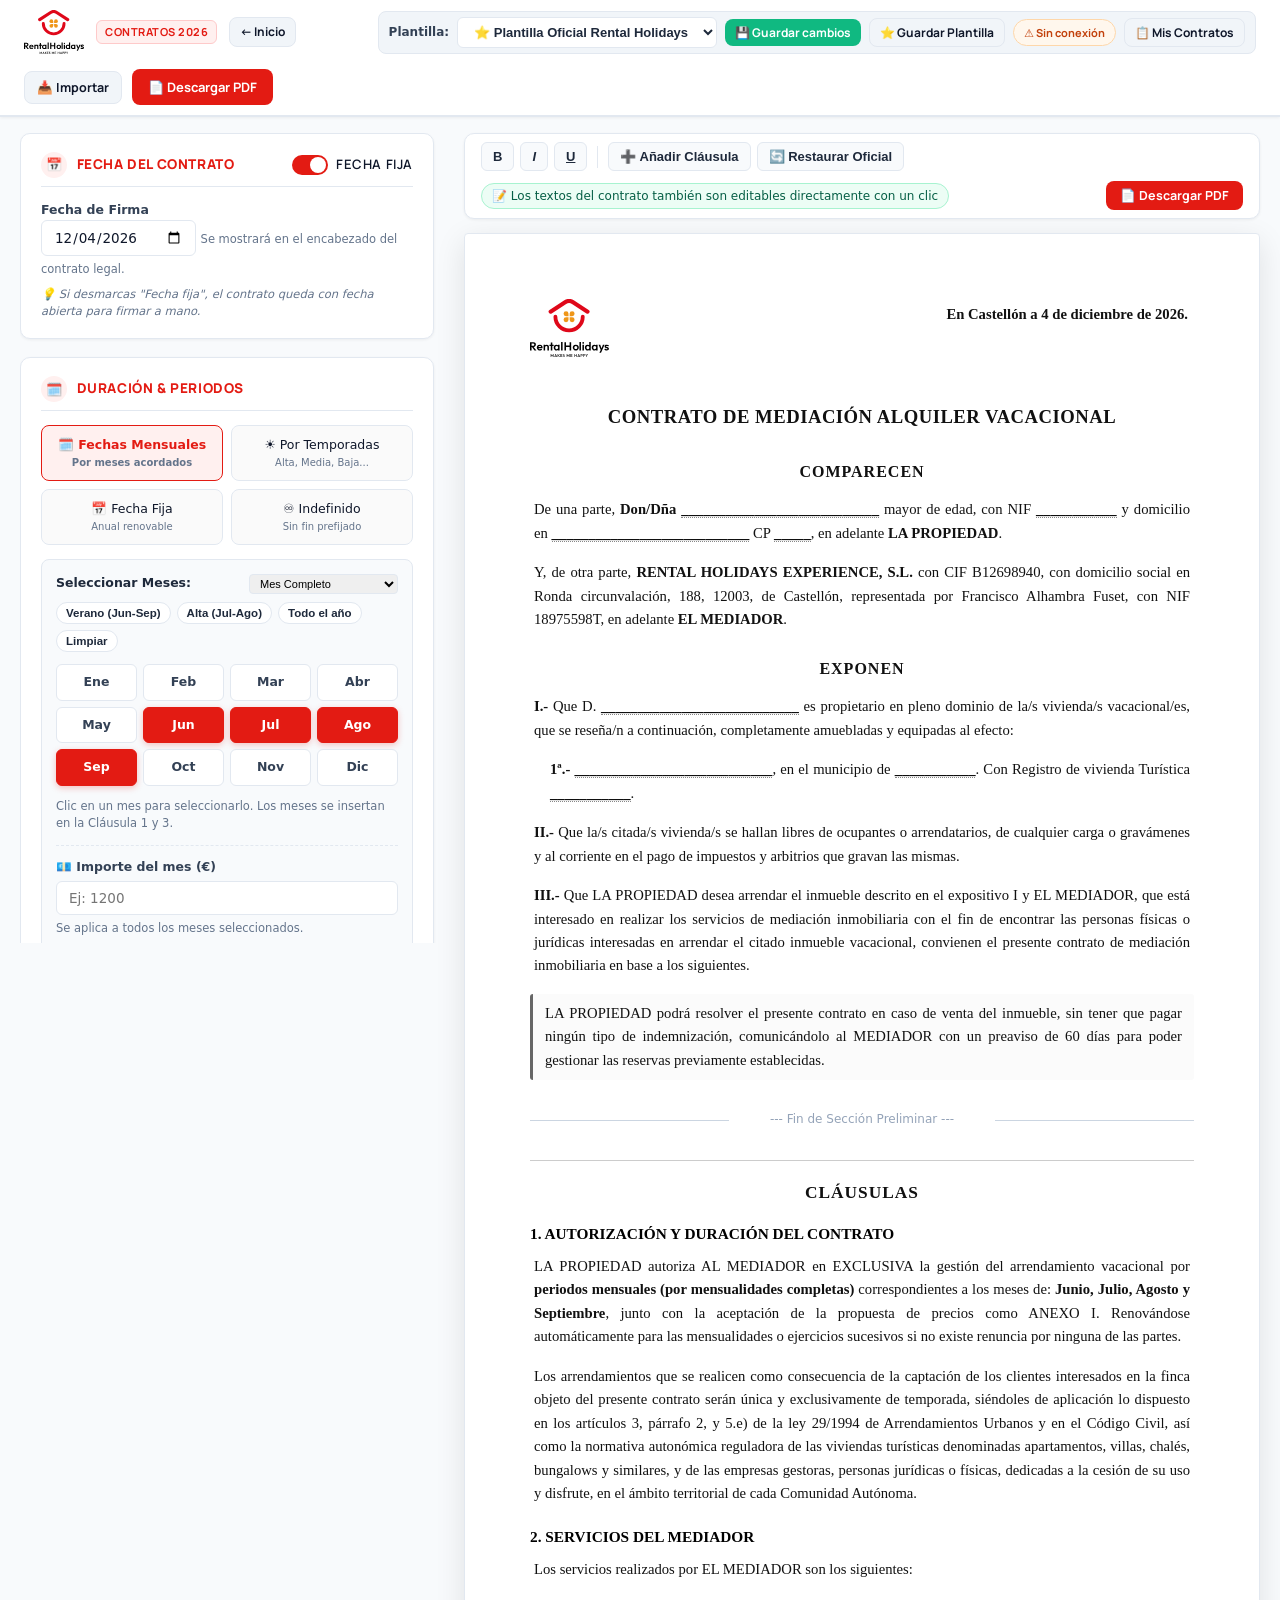
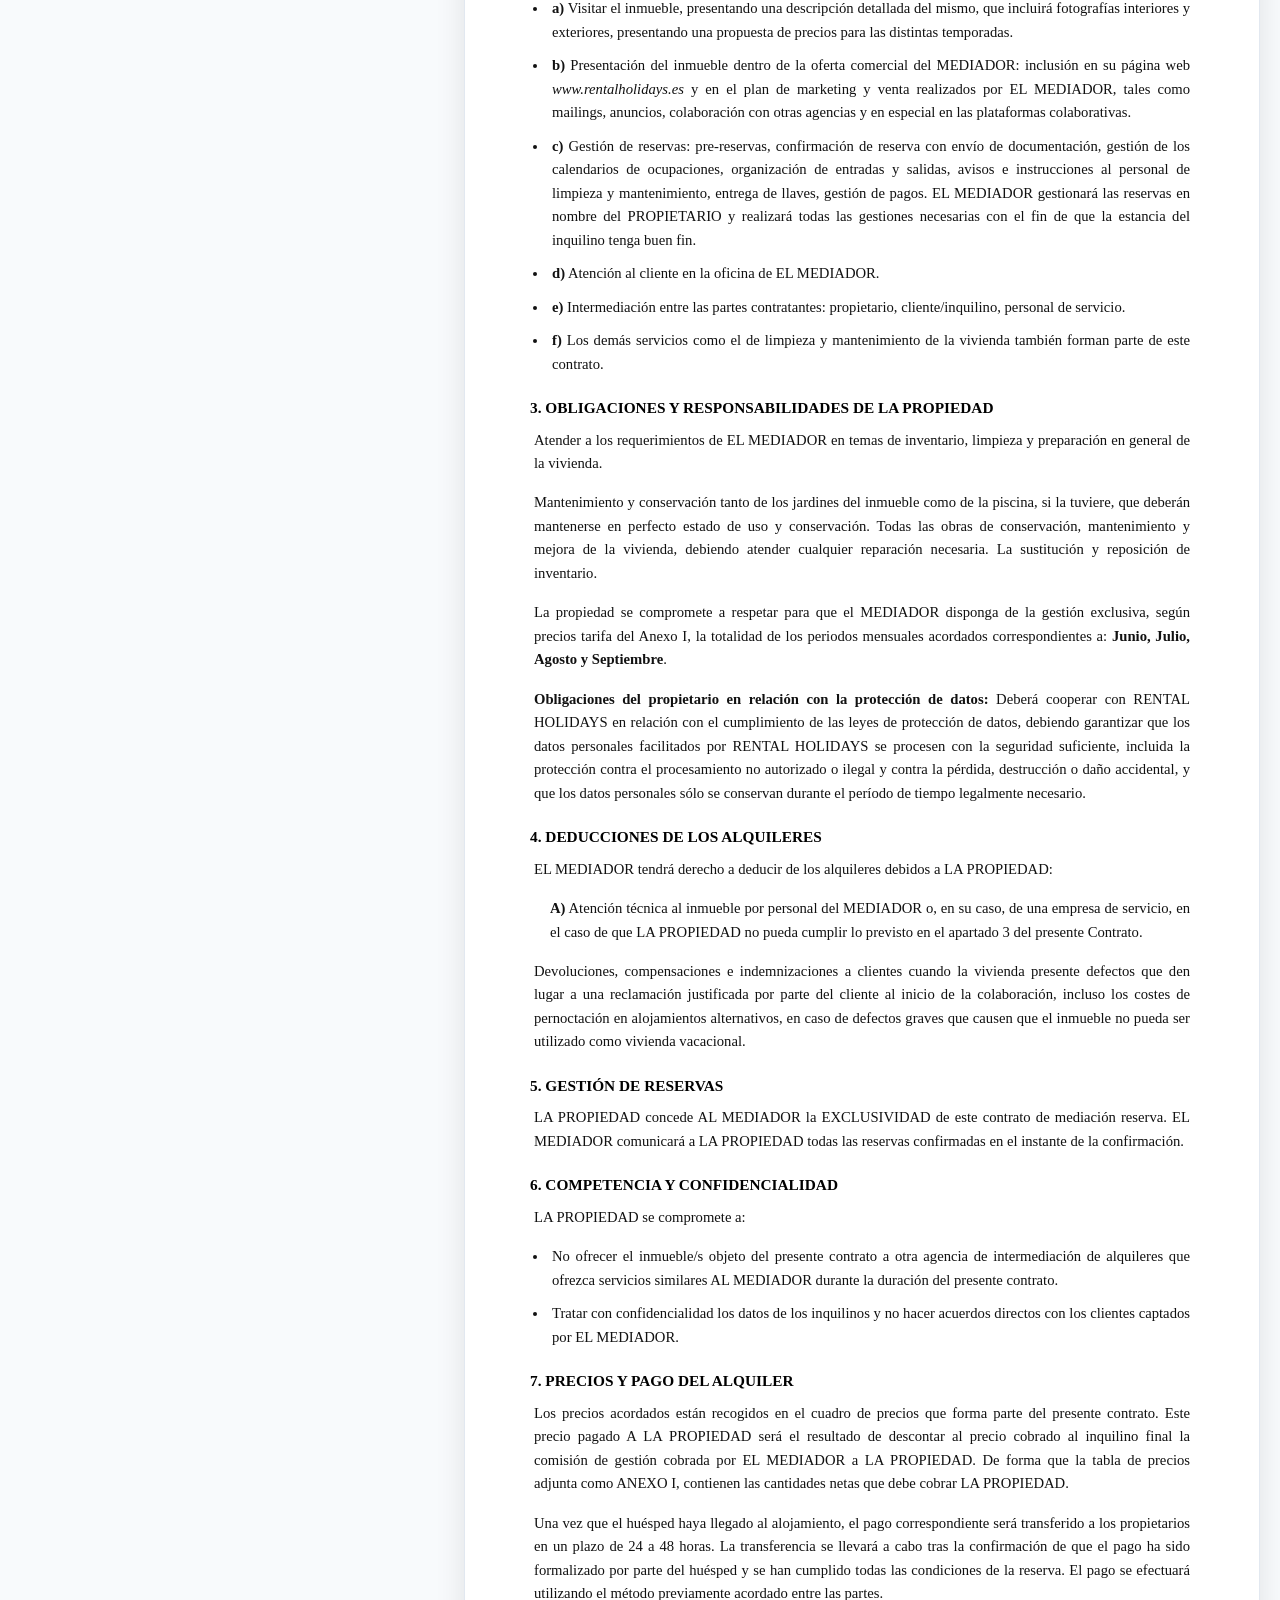
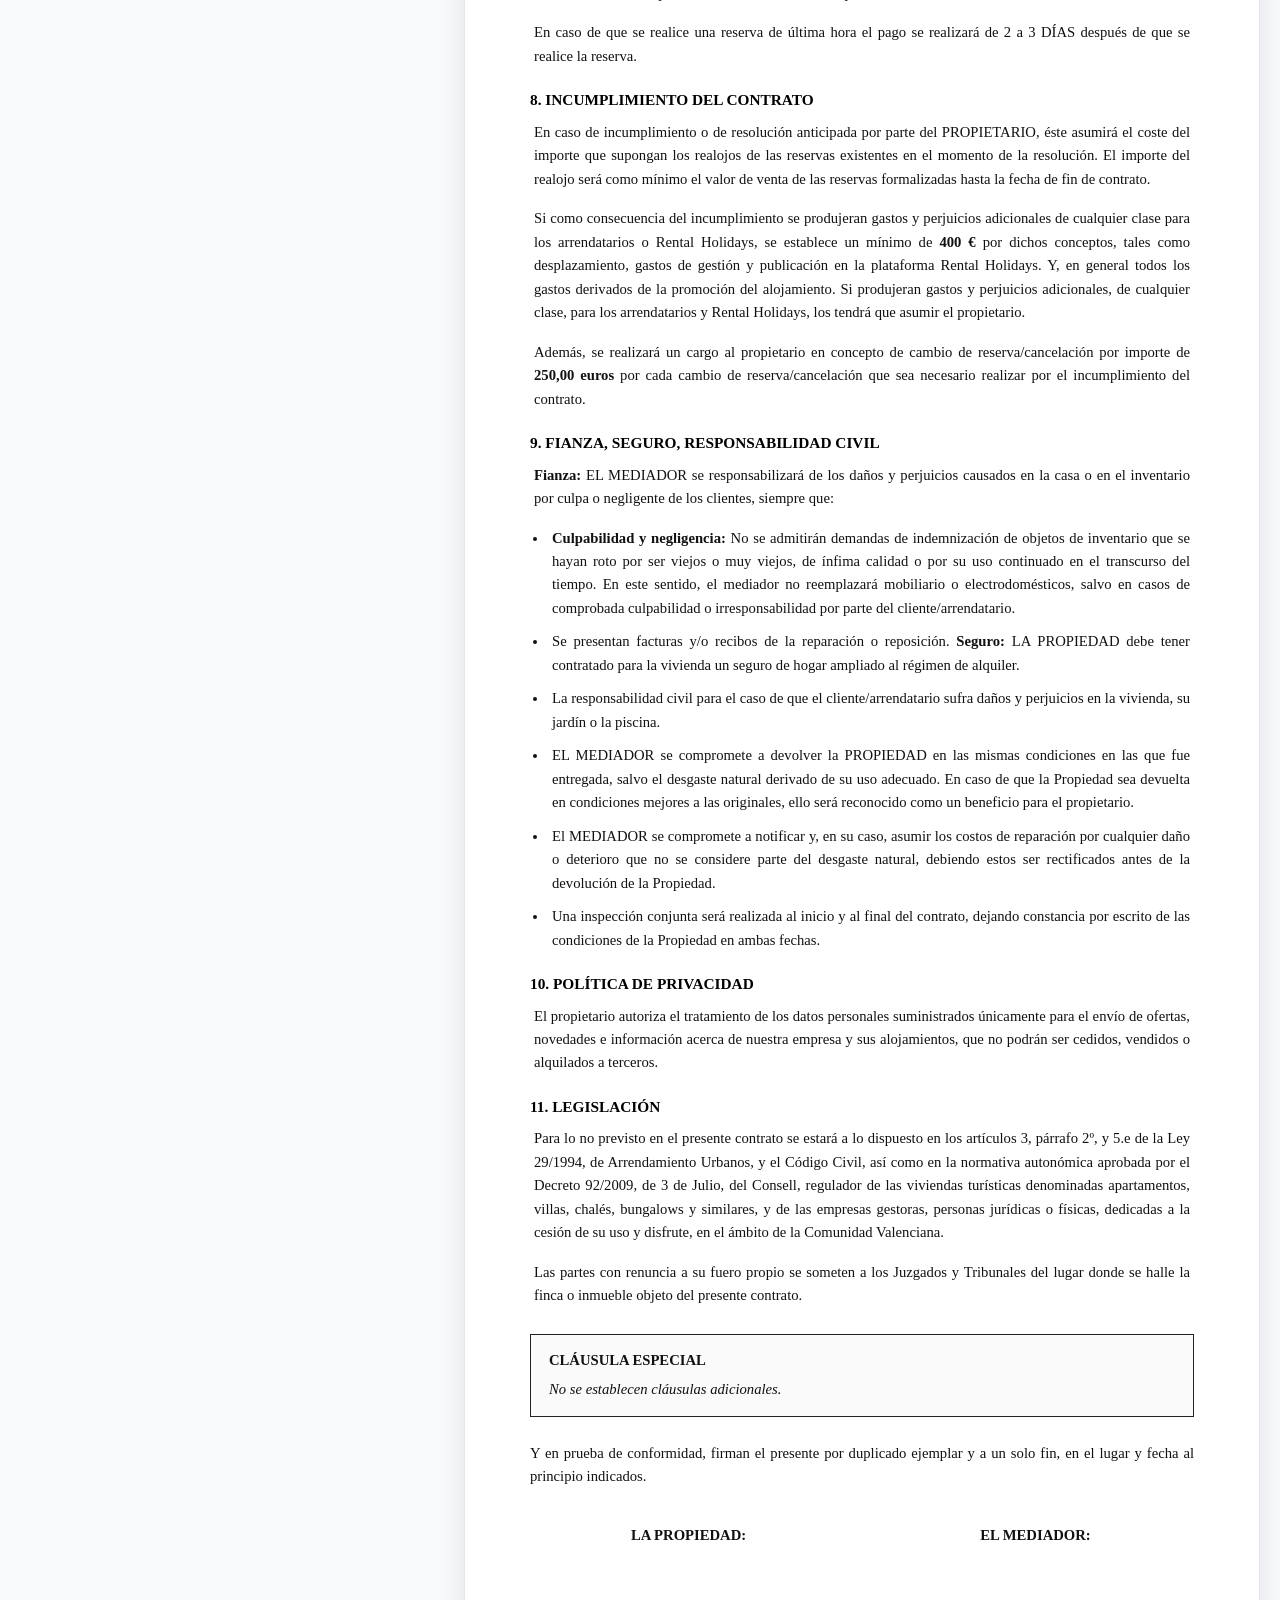
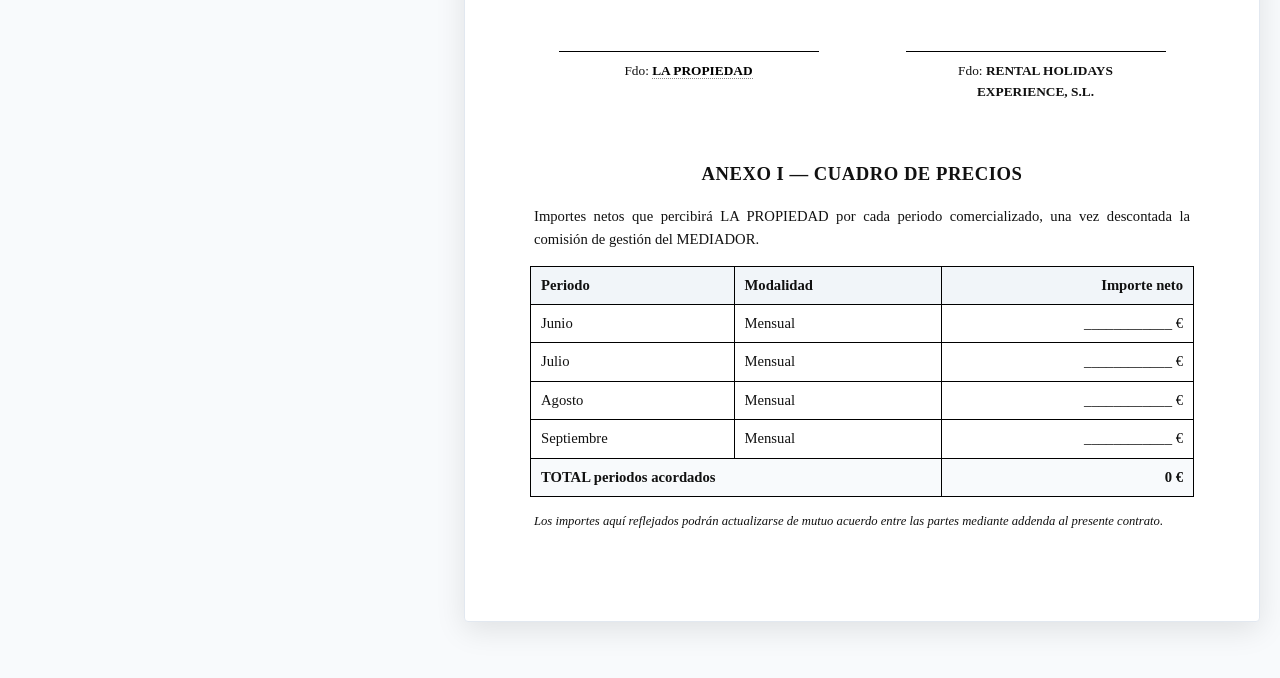
<file: index.html>
<!DOCTYPE html>
<html lang="es">

<head>
  <meta charset="UTF-8">
  <meta name="viewport" content="width=device-width, initial-scale=1.0">
  <title>Plantilla y Generador de Contrato - Rental Holidays</title>
  <link rel="preconnect" href="https://fonts.googleapis.com">
  <link rel="stylesheet" href="https://fonts.googleapis.com/css2?family=Manrope:wght@600;700;800&display=swap">
  <!-- ?v= evita que el navegador sirva versiones viejas desde caché al abrir por file:// -->
  <link rel="stylesheet" href="css/styles.css?v=9">
  <script src="js/html2pdf.bundle.min.js"></script>
</head>

<body>

  <!-- CABECERA PRINCIPAL -->
  <header class="app-header">
    <div class="header-container">
      <div class="brand-section">
        <img src="assets/logo.svg" alt="Rental Holidays" class="brand-logo" />
        <span class="brand-badge">Contratos 2026</span>
        <a href="https://rental-inicio.vercel.app" class="btn btn-secondary" style="padding: 5px 10px; font-size: 12px;" title="Volver a la página de inicio">
          ← Inicio
        </a>
      </div>

      <!-- Selector y Gestor de Plantillas -->
      <div class="template-bar-header">
        <label for="selectPlantillas"
          style="font-size: 12px; font-weight: 700; color: var(--secondary-light);">Plantilla:</label>
        <select id="selectPlantillas" onchange="onTemplateSelected(this.value)">
          <option value="default">⭐ Plantilla Oficial Rental Holidays</option>
        </select>
        <button type="button" class="btn btn-success" style="padding: 5px 10px; font-size: 12px;"
          onclick="guardarCambios()" title="Guardar el contrato abierto para seguir editándolo más tarde">
          💾 Guardar cambios
        </button>
        <button type="button" class="btn btn-secondary" style="padding: 5px 10px; font-size: 12px;"
          onclick="openSaveTemplateModal()" title="Guardar cambios como nueva plantilla">
          ⭐ Guardar Plantilla
        </button>
        <button type="button" id="btnEliminarPlantilla" class="btn btn-danger-outline"
          style="padding: 5px 9px; font-size: 12px; display: none;" onclick="deleteCurrentTemplate()"
          title="Eliminar plantilla seleccionada">
          🗑️
        </button>
        <button type="button" id="dbStatusBadge" class="db-status-badge db-status-offline" onclick="connectDbPrompt()"
          title="Conectar con la base de datos compartida entre PCs">
          💾 Solo local
        </button>
        <button type="button" class="btn btn-secondary" style="padding: 5px 10px; font-size: 12px;"
          onclick="openContractsListModal()" title="Ver todos los contratos guardados">
          📋 Mis Contratos
        </button>
      </div>

      <!-- Acciones de Exportación -->
      <div class="header-actions">
        <input type="file" id="inputImportJSON" accept=".json" style="display: none;"
          onchange="importTemplatesJSON(event)">
        <button type="button" class="btn btn-secondary" style="font-size: 12.5px; padding: 7px 12px;"
          onclick="document.getElementById('inputImportJSON').click()">
          📥 Importar
        </button>
        <button type="button" class="btn btn-primary" onclick="downloadPDF()">
          📄 Descargar PDF
        </button>
      </div>
    </div>
  </header>

  <!-- ESPACIO DE TRABAJO UNIFICADO (2 COLUMNAS) -->
  <main class="workspace-container">

    <!-- ==========================================
         COLUMNA IZQUIERDA: FORMULARIO + FECHAS
         ========================================== -->
    <aside class="control-panel">

      <!-- 1. FECHA DEL CONTRATO -->
      <div class="card">
        <div class="card-title">
          <div><span class="icon-badge">📅</span> Fecha del Contrato</div>
          <label class="switch-control">
            <input type="checkbox" id="chkIncluirFecha" checked>
            <span class="switch-label">Fecha fija</span>
          </label>
        </div>
        <div id="contenedorFechaInput" class="form-group" style="margin-bottom: 6px;">
          <label for="fechaContrato">Fecha de Firma</label>
          <input type="date" id="fechaContrato">
          <span class="help-text">Se mostrará en el encabezado del contrato legal.</span>
        </div>
        <div class="help-text" style="font-style: italic; margin-top: 4px;">
          💡 Si desmarcas "Fecha fija", el contrato queda con fecha abierta para firmar a mano.
        </div>
      </div>

      <!-- 2. MODALIDAD DE DURACIÓN & FECHAS MENSUALES -->
      <div class="card">
        <div class="card-title">
          <div><span class="icon-badge">🗓️</span> Duración & Periodos</div>
        </div>

        <div class="mode-selector-tabs">
          <label class="mode-tab-option">
            <input type="radio" name="modoDuracion" value="mensual" checked>
            <div class="mode-tab-card">
              <span class="mode-tab-title">🗓️ Fechas Mensuales</span>
              <span style="font-size: 10px; color: var(--text-muted);">Por meses acordados</span>
            </div>
          </label>
          <label class="mode-tab-option">
            <input type="radio" name="modoDuracion" value="temporadas">
            <div class="mode-tab-card">
              <span class="mode-tab-title">☀️ Por Temporadas</span>
              <span style="font-size: 10px; color: var(--text-muted);">Alta, Media, Baja...</span>
            </div>
          </label>
          <label class="mode-tab-option">
            <input type="radio" name="modoDuracion" value="fechas">
            <div class="mode-tab-card">
              <span class="mode-tab-title">📅 Fecha Fija</span>
              <span style="font-size: 10px; color: var(--text-muted);">Anual renovable</span>
            </div>
          </label>
          <label class="mode-tab-option">
            <input type="radio" name="modoDuracion" value="indefinido">
            <div class="mode-tab-card">
              <span class="mode-tab-title">♾️ Indefinido</span>
              <span style="font-size: 10px; color: var(--text-muted);">Sin fin prefijado</span>
            </div>
          </label>
        </div>

        <!-- PANEL: FECHAS MENSUALES CON FECHAS POR MES -->
        <div id="panelModoMensual" class="monthly-dates-box" style="display: block;">
          <div style="display: flex; justify-content: space-between; align-items: center; margin-bottom: 8px;">
            <strong style="font-size: 12.5px; color: var(--secondary);">Seleccionar Meses:</strong>
            <select id="selTipoMensual"
              style="font-size: 11px; padding: 2px 6px; border-radius: 4px; border: 1px solid var(--border);">
              <option value="completo">Mes Completo</option>
              <option value="quincenal">Por Quincenas</option>
              <option value="personalizado">Fechas Personalizadas</option>
            </select>
          </div>
          <div class="monthly-presets">
            <button type="button" class="preset-btn" onclick="setMonthPreset('verano')">Verano (Jun-Sep)</button>
            <button type="button" class="preset-btn" onclick="setMonthPreset('alta')">Alta (Jul-Ago)</button>
            <button type="button" class="preset-btn" onclick="setMonthPreset('anual')">Todo el año</button>
            <button type="button" class="preset-btn" onclick="setMonthPreset('limpiar')">Limpiar</button>
          </div>
          <div class="months-grid">
            <div class="month-chip" data-month="1">Ene</div>
            <div class="month-chip" data-month="2">Feb</div>
            <div class="month-chip" data-month="3">Mar</div>
            <div class="month-chip" data-month="4">Abr</div>
            <div class="month-chip" data-month="5">May</div>
            <div class="month-chip" data-month="6">Jun</div>
            <div class="month-chip" data-month="7">Jul</div>
            <div class="month-chip" data-month="8">Ago</div>
            <div class="month-chip" data-month="9">Sep</div>
            <div class="month-chip" data-month="10">Oct</div>
            <div class="month-chip" data-month="11">Nov</div>
            <div class="month-chip" data-month="12">Dic</div>
          </div>
          <span class="help-text" style="display: block; margin-bottom: 12px;">Clic en un mes para seleccionarlo. Los
            meses se insertan en la Cláusula 1 y 3.</span>

          <!-- IMPORTES DE LOS MESES -->
          <div class="monthly-amounts">
            <div class="form-group" style="margin-bottom: 8px;">
              <label for="importeMensual">💶 Importe del mes (€)</label>
              <input type="number" id="importeMensual" min="0" step="0.01" placeholder="Ej: 1200">
              <span class="help-text">Se aplica a todos los meses seleccionados.</span>
            </div>
            <label class="switch-control" style="margin-bottom: 8px;">
              <input type="checkbox" id="chkImportePorMes">
              <span class="switch-label">Importe específico por mes</span>
            </label>
            <div id="monthAmountsContainer" style="display: none; flex-direction: column; gap: 6px;"></div>
            <span class="help-text" style="margin-top: 8px; display: block;">Los importes se publican en el
              <strong>ANEXO I</strong> del contrato.</span>
          </div>
        </div>

        <!-- PANEL: POR TEMPORADAS -->
        <div id="panelModoTemporadas" class="seasons-manager" style="display: none;">
          <div class="seasons-header">
            <strong style="font-size: 12.5px; color: var(--secondary);">Temporadas Definidas:</strong>
            <button type="button" class="btn btn-secondary" style="padding: 3px 8px; font-size: 11px;"
              onclick="addSeason()">+ Añadir</button>
          </div>
          <div id="seasonsListContainer"></div>
        </div>

        <!-- PANEL: FECHA FIJA ANUAL -->
        <div id="panelModoFechas"
          style="display: none; background: #f8fafc; padding: 12px; border-radius: 8px; border: 1px solid var(--border);">
          <div class="form-group" style="margin-bottom: 0;">
            <label for="fechaFinContrato">Fecha Límite Inicial</label>
            <input type="text" id="fechaFinContrato" value="31 de octubre de 2026" placeholder="31 de octubre de 2026">
          </div>
        </div>
      </div>

      <!-- 3. DATOS DEL PROPIETARIO (COMPARECE) -->
      <div class="card">
        <div class="card-title">
          <div><span class="icon-badge">👤</span> Datos del Propietario</div>
        </div>
        <div class="form-group">
          <label for="nombrePropietario">Nombre Completo (Doña/Don)</label>
          <input type="text" id="nombrePropietario" placeholder="Nombre y Apellidos"
            oninput="onFieldInput('nombrePropietario', this.value)">
        </div>
        <div style="display: grid; grid-template-columns: 1fr 1fr; gap: 10px;">
          <div class="form-group">
            <label for="nifPropietario">NIF / NIE</label>
            <input type="text" id="nifPropietario" placeholder="12345678X"
              oninput="onFieldInput('nifPropietario', this.value)">
          </div>
          <div class="form-group">
            <label for="cpPropietario">Código Postal</label>
            <input type="text" id="cpPropietario" placeholder="12003"
              oninput="onFieldInput('cpPropietario', this.value)">
          </div>
        </div>
        <div class="form-group">
          <label for="domicilioPropietario">Domicilio Completo</label>
          <input type="text" id="domicilioPropietario" placeholder="Calle, Número, Ciudad"
            oninput="onFieldInput('domicilioPropietario', this.value)">
        </div>
      </div>

      <!-- 4. INMUEBLE TURÍSTICO (EXPONEN) -->
      <div class="card">
        <div class="card-title">
          <div><span class="icon-badge">🏠</span> Inmueble Turístico</div>
        </div>
        <div class="form-group">
          <label for="descripcionVivienda">Ubicación / Descripción</label>
          <input type="text" id="descripcionVivienda" placeholder="Ej: Apartamento en Primera Línea de Playa"
            oninput="onFieldInput('descripcionVivienda', this.value)">
        </div>
        <div style="display: grid; grid-template-columns: 1fr 1fr; gap: 10px;">
          <div class="form-group">
            <label for="refInmueble">Nº Registro VT</label>
            <input type="text" id="refInmueble" placeholder="VT-XXXXX-CS"
              oninput="onFieldInput('refInmueble', this.value)">
          </div>
          <div class="form-group">
            <label for="municipioInmueble">Municipio</label>
            <input type="text" id="municipioInmueble" placeholder="Castellón / Peñíscola"
              oninput="onFieldInput('municipioInmueble', this.value)">
          </div>
        </div>
      </div>

      <!-- 5. CLÁUSULA ESPECIAL -->
      <div class="card">
        <div class="card-title">
          <div><span class="icon-badge">📝</span> Cláusula Especial</div>
        </div>
        <div class="form-group">
          <label for="clausulaEspecial">Acuerdos o pactos adicionales</label>
          <textarea id="clausulaEspecial" rows="3"
            placeholder="Ej: El propietario se reserva la primera quincena de julio..."
            oninput="onFieldInput('clausulaEspecial', this.value)" style="resize: vertical;"></textarea>
        </div>
      </div>

      <!-- 6. FIRMA DIGITAL -->
      <div class="card">
        <div class="card-title">
          <div><span class="icon-badge">✍️</span> Firma del Propietario</div>
          <button type="button" class="btn-danger-outline btn" style="padding: 3px 8px; font-size: 11px;"
            onclick="limpiarFirma()">Limpiar</button>
        </div>
        <div class="signature-box">
          <canvas id="canvasFirma"></canvas>
          <div class="sig-actions">
            <span class="sig-status" id="sigStatusText">Dibuja con ratón o dedo</span>
            <span style="font-size: 10.5px; color: #94a3b8;">Aparece en el contrato</span>
          </div>
        </div>
      </div>

      <!-- 7. ACCIONES RÁPIDAS -->
      <div class="card" style="background: #fdfefe;">
        <div style="display: flex; flex-direction: column; gap: 8px;">
          <button type="button" class="btn btn-primary" style="width: 100%; padding: 12px;" onclick="downloadPDF()">
            📄 Descargar Contrato PDF
          </button>
          <button type="button" class="btn btn-success" style="width: 100%;" onclick="openSaveTemplateModal()">
            ⭐ Guardar como Plantilla
          </button>
        </div>
      </div>

    </aside>

    <!-- ==========================================
         COLUMNA DERECHA: CONTRATO LEGAL A4 EN VIVO
         ========================================== -->
    <section class="document-view-column">

      <!-- BARRA DE HERRAMIENTAS DE EDICIÓN -->
      <div class="editor-toolbar">
        <div class="toolbar-group">
          <button type="button" class="tool-btn" onclick="formatDoc('bold')" title="Negrita"><strong>B</strong></button>
          <button type="button" class="tool-btn" onclick="formatDoc('italic')" title="Cursiva"><em>I</em></button>
          <button type="button" class="tool-btn" onclick="formatDoc('underline')" title="Subrayado"><u>U</u></button>
          <div class="tool-divider"></div>
          <button type="button" class="tool-btn" onclick="addNewClause()">➕ Añadir Cláusula</button>
          <button type="button" class="tool-btn" onclick="resetToDefaultContract()">🔄 Restaurar Oficial</button>
        </div>
        <div class="editor-badge-hint">
          <span>📝 Los textos del contrato también son editables directamente con un clic</span>
        </div>
        <div class="toolbar-group">
          <button type="button" class="btn btn-primary" style="padding: 6px 14px; font-size: 12.5px;"
            onclick="downloadPDF()">
            📄 Descargar PDF
          </button>
        </div>
      </div>

      <!-- HOJA LEGAL A4 -->
      <div class="document-container">
        <div id="contratoDocumento" class="legal-sheet">
          <!-- Generado dinámicamente por contractData.js -->
        </div>
      </div>

    </section>
  </main>

  <!-- MODAL: GUARDAR COMO PLANTILLA -->
  <div id="modalGuardarPlantilla" class="modal-overlay">
    <div class="modal-content">
      <h3 class="modal-title">⭐ Guardar como Plantilla</h3>
      <p style="font-size: 13px; color: var(--text-muted); margin-bottom: 14px;">
        Asigna un nombre a esta plantilla para reutilizarla fácilmente en el futuro con otros propietarios o periodos.
      </p>
      <div class="form-group">
        <label for="inputNombrePlantilla">Nombre de la Plantilla</label>
        <input type="text" id="inputNombrePlantilla" placeholder="Ej: Plantilla Mensual Verano 2026">
      </div>
      <div class="modal-actions">
        <button type="button" class="btn btn-secondary" onclick="closeSaveTemplateModal()">Cancelar</button>
        <button type="button" class="btn btn-success" onclick="confirmSaveTemplate()">Guardar Plantilla</button>
      </div>
    </div>
  </div>

  <!-- MODAL: MIS CONTRATOS (buscar / cargar / eliminar) -->
  <div id="modalMisContratos" class="modal-overlay">
    <div class="modal-content" style="max-width: 560px;">
      <h3 class="modal-title">📋 Mis Contratos</h3>
      <input type="text" id="inputBuscarContrato" class="contracts-search"
        placeholder="Buscar por nombre de propietario o plantilla…" oninput="renderContractsList(this.value)">
      <div id="contractsListContainer" class="contracts-list"></div>
      <div class="modal-actions">
        <button type="button" class="btn btn-secondary" onclick="closeContractsListModal()">Cerrar</button>
      </div>
    </div>
  </div>

  <!-- OVERLAY DE CARGA -->
  <div id="overlayLoading" class="modal-overlay">
    <div
      style="background: white; border-radius: 12px; padding: 25px; text-align: center; max-width: 320px; box-shadow: var(--shadow-lg);">
      <div class="spinner"></div>
      <h4 style="color: var(--secondary); margin-bottom: 6px; margin-top: 10px;">Generando PDF</h4>
      <p style="font-size: 12px; color: var(--text-muted);">Preparando el documento legal oficial...</p>
    </div>
  </div>

  <style>
    @keyframes spin {
      to {
        transform: rotate(360deg);
      }
    }

    .spinner {
      width: 36px;
      height: 36px;
      border: 4px solid #f1f5f9;
      border-top: 4px solid var(--primary);
      border-radius: 50%;
      animation: spin 0.8s linear infinite;
      margin: 0 auto;
    }
  </style>

  <script src="js/contractData.js?v=9"></script>
  <script src="js/signature.js?v=9"></script>
  <script src="js/db.js?v=9"></script>
  <script src="js/app.js?v=9"></script>
</body>

</html>
</file>
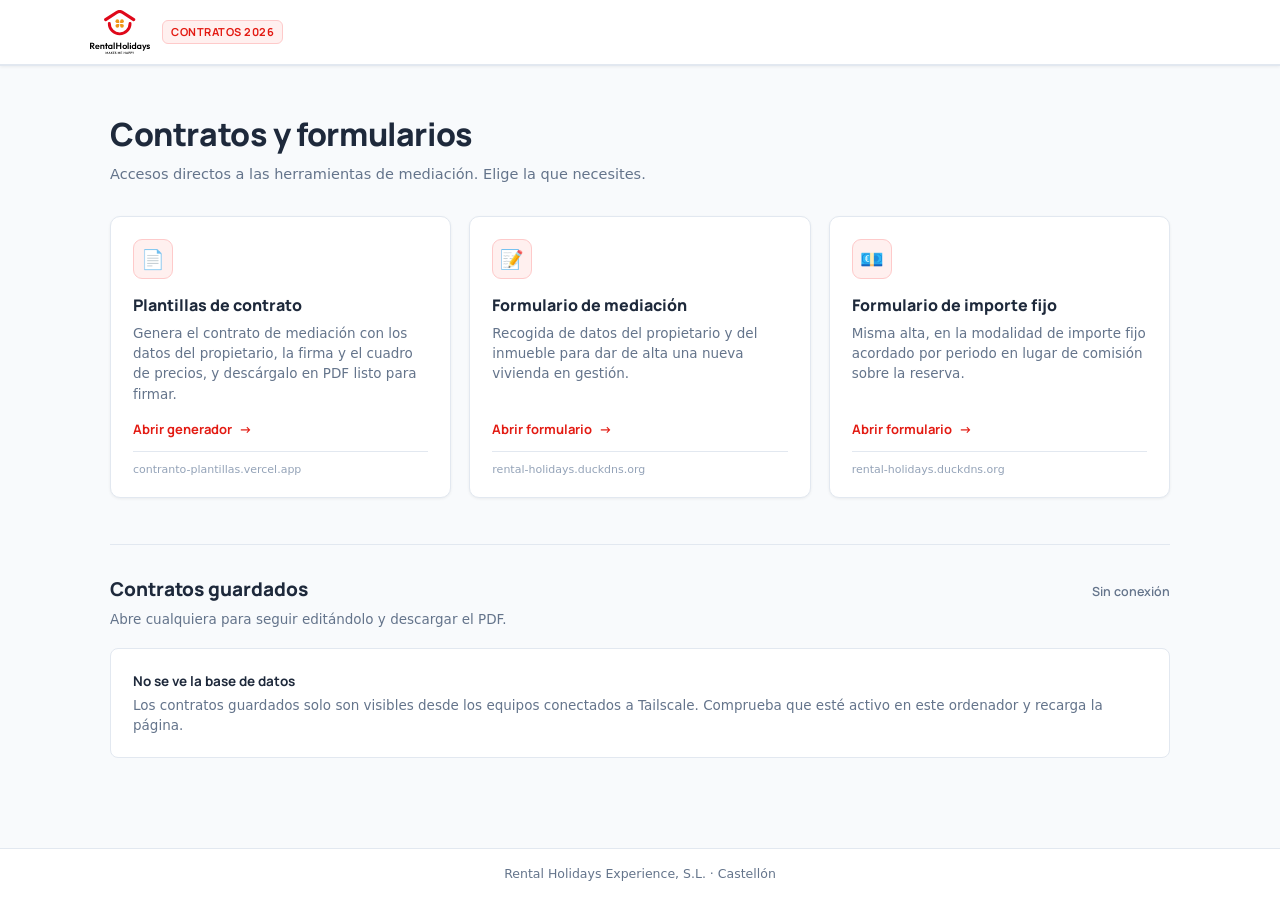
<file: portal/index.html>
<!DOCTYPE html>
<html lang="es">
<head>
  <meta charset="UTF-8">
  <meta name="viewport" content="width=device-width, initial-scale=1.0">
  <title>Rental Holidays — Contratos y formularios</title>
  <link rel="icon" href="logo.svg">
  <link rel="preconnect" href="https://fonts.googleapis.com">
  <link rel="stylesheet" href="https://fonts.googleapis.com/css2?family=Manrope:wght@500;600;700;800&display=swap">
  <style>
    :root {
      --primary: #E31B13;
      --primary-hover: #c4150e;
      --primary-light: #fff0ef;
      --primary-border: #fecaca;
      --accent: #EF9618;
      --secondary: #1e293b;
      --bg: #f8fafc;
      --card-bg: #ffffff;
      --text-main: #0f172a;
      --text-muted: #64748b;
      --border: #e2e8f0;
      --radius: 10px;
      --shadow-sm: 0 1px 3px rgba(0,0,0,0.06);
      --shadow-md: 0 4px 12px rgba(0,0,0,0.08);
      --shadow-lg: 0 10px 30px rgba(0,0,0,0.12);
      --font-sans: 'Segoe UI', system-ui, -apple-system, sans-serif;
      --font-display: 'Manrope', var(--font-sans);
    }

    * { box-sizing: border-box; margin: 0; padding: 0; }

    body {
      font-family: var(--font-sans);
      background: var(--bg);
      color: var(--text-main);
      line-height: 1.5;
      min-height: 100vh;
      display: flex;
      flex-direction: column;
    }

    /* Cabecera, igual que la de la aplicación de contratos */
    .app-header {
      background: #ffffff;
      border-bottom: 2px solid var(--border);
      padding: 10px 24px;
      box-shadow: var(--shadow-sm);
    }

    .header-container {
      max-width: 1100px;
      margin: 0 auto;
      display: flex;
      align-items: center;
      gap: 12px;
    }

    .brand-logo { height: 44px; width: auto; }

    .brand-badge {
      background: var(--primary-light);
      color: var(--primary);
      font-family: var(--font-display);
      font-size: 11px;
      font-weight: 700;
      padding: 3px 8px;
      border-radius: 6px;
      text-transform: uppercase;
      letter-spacing: 0.5px;
      border: 1px solid var(--primary-border);
    }

    main {
      flex: 1;
      max-width: 1100px;
      width: 100%;
      margin: 0 auto;
      padding: 44px 20px 56px;
    }

    .page-intro { margin-bottom: 30px; }

    .page-intro h1 {
      font-family: var(--font-display);
      font-size: clamp(24px, 4vw, 32px);
      font-weight: 800;
      letter-spacing: -0.4px;
      color: var(--secondary);
      margin-bottom: 6px;
    }

    .page-intro p {
      font-size: 14.5px;
      color: var(--text-muted);
      max-width: 60ch;
    }

    .card-grid {
      display: grid;
      grid-template-columns: 1fr;
      gap: 18px;
    }

    @media (min-width: 760px) {
      .card-grid { grid-template-columns: repeat(3, 1fr); }
    }

    .card {
      display: flex;
      flex-direction: column;
      background: var(--card-bg);
      border: 1px solid var(--border);
      border-radius: var(--radius);
      box-shadow: var(--shadow-sm);
      padding: 22px 22px 18px;
      text-decoration: none;
      color: inherit;
      transition: box-shadow 0.2s ease, transform 0.2s ease, border-color 0.2s ease;
    }

    .card:hover {
      box-shadow: var(--shadow-md);
      transform: translateY(-2px);
      border-color: var(--primary-border);
    }

    .card:focus-visible {
      outline: 3px solid var(--primary);
      outline-offset: 3px;
    }

    .icon-badge {
      background: var(--primary-light);
      color: var(--primary);
      width: 40px;
      height: 40px;
      display: inline-flex;
      align-items: center;
      justify-content: center;
      border-radius: 9px;
      font-size: 19px;
      border: 1px solid var(--primary-border);
      margin-bottom: 14px;
    }

    .card-title {
      font-family: var(--font-display);
      font-size: 16px;
      font-weight: 800;
      color: var(--secondary);
      margin-bottom: 6px;
    }

    .card-text {
      font-size: 13.5px;
      color: var(--text-muted);
      flex: 1;
      margin-bottom: 16px;
    }

    .card-action {
      display: inline-flex;
      align-items: center;
      gap: 7px;
      font-family: var(--font-display);
      font-size: 13px;
      font-weight: 700;
      color: var(--primary);
    }

    .card-action .arrow { transition: transform 0.2s ease; }
    .card:hover .card-action .arrow { transform: translateX(3px); }

    .card-host {
      font-size: 11px;
      color: #94a3b8;
      margin-top: 12px;
      padding-top: 10px;
      border-top: 1px solid var(--border);
      word-break: break-all;
    }

    /* Lista de contratos guardados */
    .saved {
      margin-top: 46px;
      padding-top: 30px;
      border-top: 1px solid var(--border);
    }

    .saved-head {
      display: flex;
      align-items: baseline;
      justify-content: space-between;
      flex-wrap: wrap;
      gap: 12px;
      margin-bottom: 6px;
    }

    .saved-head h2 {
      font-family: var(--font-display);
      font-size: 19px;
      font-weight: 800;
      color: var(--secondary);
      margin: 0;
    }

    .saved-state {
      font-size: 12.5px;
      color: var(--text-muted);
      font-family: var(--font-display);
      font-weight: 600;
    }

    .saved > p.hint {
      font-size: 13.5px;
      color: var(--text-muted);
      margin: 0 0 18px;
    }

    #buscador {
      width: 100%;
      max-width: 340px;
      padding: 9px 12px;
      border: 1px solid var(--border);
      border-radius: 8px;
      font-size: 13.5px;
      font-family: inherit;
      margin-bottom: 16px;
    }

    #buscador:focus {
      outline: none;
      border-color: var(--primary);
      box-shadow: 0 0 0 3px var(--primary-light);
    }

    .fila {
      display: flex;
      align-items: center;
      gap: 10px;
      background: var(--card-bg);
      border: 1px solid var(--border);
      border-radius: 8px;
      margin-bottom: 8px;
      padding-right: 10px;
      transition: border-color 0.15s ease, box-shadow 0.15s ease;
    }

    .fila:hover { border-color: var(--primary-border); box-shadow: var(--shadow-sm); }

    .fila-link {
      flex: 1;
      min-width: 0;
      display: flex;
      align-items: center;
      justify-content: space-between;
      gap: 14px;
      padding: 13px 6px 13px 16px;
      text-decoration: none;
      color: inherit;
      border-radius: 8px;
    }

    .fila-link:focus-visible { outline: 3px solid var(--primary); outline-offset: -2px; }

    .fila-borrar {
      flex-shrink: 0;
      width: 32px;
      height: 32px;
      display: inline-flex;
      align-items: center;
      justify-content: center;
      background: transparent;
      border: 1px solid var(--border);
      border-radius: 7px;
      color: var(--text-muted);
      font-size: 14px;
      cursor: pointer;
      transition: all 0.15s ease;
    }

    .fila-borrar:hover {
      background: #fef2f2;
      border-color: var(--danger, #ef4444);
      color: var(--danger, #ef4444);
    }

    .fila-borrar:focus-visible { outline: 3px solid var(--primary); outline-offset: 2px; }

    .fila-datos { min-width: 0; }

    .fila-nombre {
      display: block;
      font-family: var(--font-display);
      font-size: 14.5px;
      font-weight: 700;
      color: var(--secondary);
      white-space: nowrap;
      overflow: hidden;
      text-overflow: ellipsis;
    }

    .fila-fecha { font-size: 11.5px; color: var(--text-muted); }

    .fila-accion {
      font-family: var(--font-display);
      font-size: 12.5px;
      font-weight: 700;
      color: var(--primary);
      white-space: nowrap;
    }

    .aviso {
      background: var(--card-bg);
      border: 1px solid var(--border);
      border-radius: 8px;
      padding: 22px;
      font-size: 13.5px;
      color: var(--text-muted);
    }

    .aviso strong { color: var(--secondary); display: block; margin-bottom: 4px; font-family: var(--font-display); }

    footer {
      border-top: 1px solid var(--border);
      background: #ffffff;
      padding: 16px 24px;
      font-size: 12.5px;
      color: var(--text-muted);
      text-align: center;
    }

    @media (prefers-reduced-motion: reduce) {
      .card, .card-action .arrow { transition: none; }
      .card:hover { transform: none; }
    }
  </style>
</head>
<body>

  <header class="app-header">
    <div class="header-container">
      <img src="logo.svg" alt="Rental Holidays" class="brand-logo">
      <span class="brand-badge">Contratos 2026</span>
    </div>
  </header>

  <main>
    <div class="page-intro">
      <h1>Contratos y formularios</h1>
      <p>Accesos directos a las herramientas de mediación. Elige la que necesites.</p>
    </div>

    <div class="card-grid">

      <a class="card" href="https://contranto-plantillas.vercel.app/">
        <span class="icon-badge" aria-hidden="true">📄</span>
        <span class="card-title">Plantillas de contrato</span>
        <span class="card-text">
          Genera el contrato de mediación con los datos del propietario, la firma
          y el cuadro de precios, y descárgalo en PDF listo para firmar.
        </span>
        <span class="card-action">Abrir generador <span class="arrow" aria-hidden="true">→</span></span>
        <span class="card-host">contranto-plantillas.vercel.app</span>
      </a>

      <a class="card" href="https://rental-holidays.duckdns.org/mediacion/formulario.html">
        <span class="icon-badge" aria-hidden="true">📝</span>
        <span class="card-title">Formulario de mediación</span>
        <span class="card-text">
          Recogida de datos del propietario y del inmueble para dar de alta una
          nueva vivienda en gestión.
        </span>
        <span class="card-action">Abrir formulario <span class="arrow" aria-hidden="true">→</span></span>
        <span class="card-host">rental-holidays.duckdns.org</span>
      </a>

      <a class="card" href="https://rental-holidays.duckdns.org/mediacion/formulario_importe_fijo.html">
        <span class="icon-badge" aria-hidden="true">💶</span>
        <span class="card-title">Formulario de importe fijo</span>
        <span class="card-text">
          Misma alta, en la modalidad de importe fijo acordado por periodo en
          lugar de comisión sobre la reserva.
        </span>
        <span class="card-action">Abrir formulario <span class="arrow" aria-hidden="true">→</span></span>
        <span class="card-host">rental-holidays.duckdns.org</span>
      </a>

    </div>

    <section class="saved">
      <div class="saved-head">
        <h2>Contratos guardados</h2>
        <span class="saved-state" id="estado">Buscando…</span>
      </div>
      <p class="hint">Abre cualquiera para seguir editándolo y descargar el PDF.</p>

      <input type="text" id="buscador" placeholder="Buscar por nombre…" hidden autocomplete="off">
      <div id="lista"></div>
    </section>
  </main>

  <footer>
    Rental Holidays Experience, S.L. · Castellón
  </footer>

  <script>
    const BASE_DATOS = 'https://rentalhost.tail5ff048.ts.net:8443';
    const APP = 'https://contranto-plantillas.vercel.app';

    const lista = document.getElementById('lista');
    const estado = document.getElementById('estado');
    const buscador = document.getElementById('buscador');
    let contratos = [];

    function escapar(texto) {
      const d = document.createElement('div');
      d.textContent = texto;
      return d.innerHTML;
    }

    function fecha(iso) {
      return new Date(iso).toLocaleDateString('es-ES', { day: '2-digit', month: 'short', year: 'numeric' });
    }

    function pintar(filtro) {
      const q = (filtro || '').trim().toLowerCase();
      const visibles = contratos.filter(c => !q || c.nombre.toLowerCase().includes(q));

      if (visibles.length === 0) {
        lista.innerHTML = '<div class="aviso">' + (q
          ? 'Ningún contrato coincide con esa búsqueda.'
          : '<strong>Todavía no hay contratos guardados</strong>Crea uno en el generador y pulsa «Guardar Plantilla»: aparecerá aquí.') + '</div>';
        return;
      }

      lista.innerHTML = visibles.map(c => `
        <div class="fila">
          <a class="fila-link" href="${APP}/?contrato=${encodeURIComponent(c.id)}">
            <span class="fila-datos">
              <span class="fila-nombre">${escapar(c.nombre)}</span>
              <span class="fila-fecha">Actualizado el ${fecha(c.updated_at)}</span>
            </span>
            <span class="fila-accion">Abrir y editar →</span>
          </a>
          <button type="button" class="fila-borrar" data-id="${c.id}"
                  aria-label="Borrar ${escapar(c.nombre)}" title="Borrar">🗑</button>
        </div>
      `).join('');
    }

    async function borrar(id) {
      const contrato = contratos.find(c => c.id === id);
      if (!contrato) return;
      if (!confirm(`¿Borrar «${contrato.nombre}»?\n\nSe elimina del servidor y no se puede deshacer.`)) return;

      try {
        const res = await fetch(BASE_DATOS + '/contratos?id=eq.' + encodeURIComponent(id), { method: 'DELETE' });
        if (!res.ok) throw new Error('HTTP ' + res.status);
        contratos = contratos.filter(c => c.id !== id);
        estado.textContent = contratos.length === 1 ? '1 contrato' : contratos.length + ' contratos';
        buscador.hidden = contratos.length < 6;
        pintar(buscador.value);
      } catch (e) {
        alert('No se pudo borrar el contrato. Comprueba que Tailscale esté conectado y vuelve a intentarlo.');
      }
    }

    lista.addEventListener('click', e => {
      const boton = e.target.closest('.fila-borrar');
      if (boton) borrar(boton.dataset.id);
    });

    async function cargar() {
      try {
        const res = await fetch(BASE_DATOS + '/contratos?select=id,nombre,updated_at&order=updated_at.desc');
        if (!res.ok) throw new Error('HTTP ' + res.status);
        contratos = await res.json();

        estado.textContent = contratos.length === 1 ? '1 contrato' : contratos.length + ' contratos';
        buscador.hidden = contratos.length < 6;
        pintar('');
      } catch (e) {
        estado.textContent = 'Sin conexión';
        lista.innerHTML = '<div class="aviso"><strong>No se ve la base de datos</strong>' +
          'Los contratos guardados solo son visibles desde los equipos conectados a Tailscale. ' +
          'Comprueba que esté activo en este ordenador y recarga la página.</div>';
      }
    }

    buscador.addEventListener('input', () => pintar(buscador.value));
    cargar();
  </script>

</body>
</html>
</file>
<file: css/styles.css>
/* =========================================================
   RENTAL HOLIDAYS - SISTEMA DE CONTRATO EDITABLE
   Estilos de interfaz moderna y documento legal oficial A4
   ========================================================= */

:root {
  --primary: #E31B13;
  --primary-hover: #c4150e;
  --primary-light: #fff0ef;
  --primary-border: #fecaca;
  --secondary: #1e293b;
  --secondary-light: #334155;
  --accent: #990000;
  --bg: #f8fafc;
  --card-bg: #ffffff;
  --text-main: #0f172a;
  --text-muted: #64748b;
  --border: #e2e8f0;
  --border-focus: #E31B13;
  --success: #10b981;
  --warning: #f59e0b;
  --danger: #ef4444;
  --radius: 10px;
  --shadow-sm: 0 1px 3px rgba(0,0,0,0.06);
  --shadow-md: 0 4px 12px rgba(0,0,0,0.08);
  --shadow-lg: 0 10px 30px rgba(0,0,0,0.12);
  --font-sans: 'Segoe UI', system-ui, -apple-system, sans-serif;
  --font-legal: 'Times New Roman', Times, Georgia, serif;
  --font-display: 'Manrope', var(--font-sans);
}

* {
  box-sizing: border-box;
  margin: 0;
  padding: 0;
}

body {
  font-family: var(--font-sans);
  background-color: var(--bg);
  color: var(--text-main);
  line-height: 1.5;
  min-height: 100vh;
}

/* ==========================================
   APP HEADER
   ========================================== */
.app-header {
  background: #ffffff;
  border-bottom: 2px solid var(--border);
  padding: 10px 24px;
  position: sticky;
  top: 0;
  z-index: 100;
  box-shadow: var(--shadow-sm);
}

.header-container {
  max-width: 1600px;
  margin: 0 auto;
  display: flex;
  align-items: center;
  justify-content: space-between;
  gap: 15px;
  flex-wrap: wrap;
}

.brand-section {
  display: flex;
  align-items: center;
  gap: 12px;
}

.brand-logo {
  height: 44px;
  width: auto;
}

.brand-badge {
  background: var(--primary-light);
  color: var(--primary);
  font-family: var(--font-display);
  font-size: 11px;
  font-weight: 700;
  padding: 3px 8px;
  border-radius: 6px;
  text-transform: uppercase;
  letter-spacing: 0.5px;
  border: 1px solid var(--primary-border);
}

/* Template Selector Bar in Header */
.template-bar-header {
  display: flex;
  align-items: center;
  gap: 8px;
  background: #f1f5f9;
  padding: 5px 10px;
  border-radius: 8px;
  border: 1px solid var(--border);
}

.template-bar-header select {
  padding: 6px 12px;
  border: 1px solid var(--border);
  border-radius: 6px;
  font-size: 13px;
  font-weight: 600;
  color: var(--secondary);
  background: white;
  min-width: 220px;
  cursor: pointer;
}

.header-actions {
  display: flex;
  gap: 10px;
  align-items: center;
}

/* Common Buttons */
.btn {
  display: inline-flex;
  align-items: center;
  justify-content: center;
  gap: 8px;
  padding: 9px 16px;
  border-radius: 8px;
  font-family: var(--font-display);
  font-size: 13px;
  font-weight: 700;
  cursor: pointer;
  transition: all 0.2s ease;
  border: none;
  text-decoration: none;
}

.btn-primary {
  background: var(--primary);
  color: white;
}
.btn-primary:hover {
  background: var(--primary-hover);
  box-shadow: 0 4px 12px rgba(227, 27, 19, 0.3);
}

.btn-secondary {
  background: #f1f5f9;
  color: var(--text-main);
  border: 1px solid var(--border);
}
.btn-secondary:hover {
  background: #e2e8f0;
}

.btn-success {
  background: var(--success);
  color: white;
}
.btn-success:hover {
  background: #0d9668;
}

.btn-danger-outline {
  background: transparent;
  border: 1px solid var(--danger);
  color: var(--danger);
}
.btn-danger-outline:hover {
  background: #fef2f2;
}

/* ==========================================
   MAIN 2-COLUMN WORKSPACE
   ========================================== */
.workspace-container {
  max-width: 1600px;
  margin: 16px auto;
  padding: 0 20px 40px;
  display: grid;
  grid-template-columns: 1fr;
  gap: 24px;
  align-items: start;
}

@media (min-width: 1100px) {
  .workspace-container {
    grid-template-columns: 420px 1fr;
  }
}

/* Control Panel (Left Column) */
.control-panel {
  display: flex;
  flex-direction: column;
  gap: 18px;
}

@media (min-width: 1100px) {
  .control-panel {
    position: sticky;
    top: 76px;
    max-height: calc(100vh - 90px);
    overflow-y: auto;
    padding-right: 6px;
  }
  
  .control-panel::-webkit-scrollbar {
    width: 6px;
  }
  .control-panel::-webkit-scrollbar-thumb {
    background: #cbd5e1;
    border-radius: 4px;
  }
}

.card {
  background: var(--card-bg);
  border-radius: var(--radius);
  border: 1px solid var(--border);
  box-shadow: var(--shadow-sm);
  padding: 18px 20px;
  transition: box-shadow 0.2s ease;
}

.card:hover {
  box-shadow: var(--shadow-md);
}

.card-title {
  display: flex;
  align-items: center;
  justify-content: space-between;
  margin-bottom: 14px;
  padding-bottom: 8px;
  border-bottom: 1px solid var(--border);
  color: var(--primary);
  font-family: var(--font-display);
  font-size: 13.5px;
  font-weight: 800;
  text-transform: uppercase;
  letter-spacing: 0.6px;
}

/* Estado de sincronización con la base de datos compartida */
.db-status-badge {
  display: inline-flex;
  align-items: center;
  gap: 6px;
  padding: 5px 10px;
  border-radius: 999px;
  font-family: var(--font-display);
  font-size: 11px;
  font-weight: 700;
  border: 1px solid var(--border);
  background: #f1f5f9;
  color: var(--text-muted);
  cursor: pointer;
  transition: all 0.2s ease;
  white-space: nowrap;
}
.db-status-badge:hover { filter: brightness(0.97); }
.db-status-badge.db-status-online {
  background: #ecfdf5;
  border-color: #a7f3d0;
  color: #047857;
}
.db-status-badge.db-status-offline {
  background: #f1f5f9;
  border-color: var(--border);
  color: var(--text-muted);
}
.db-status-badge.db-status-error {
  background: #fff7ed;
  border-color: #fed7aa;
  color: #c2410c;
}
.db-status-badge.db-status-checking {
  background: #eff6ff;
  border-color: #bfdbfe;
  color: #1d4ed8;
}

.card-title .icon-badge {
  background: var(--primary-light);
  color: var(--primary);
  width: 26px;
  height: 26px;
  display: inline-flex;
  align-items: center;
  justify-content: center;
  border-radius: 50%;
  font-size: 13px;
  margin-right: 6px;
}

.form-group {
  display: flex;
  flex-direction: column;
  gap: 5px;
  margin-bottom: 12px;
}

.form-group label {
  font-size: 12.5px;
  font-weight: 600;
  color: #334155;
  display: flex;
  align-items: center;
  justify-content: space-between;
}

.form-group input,
.form-group select,
.form-group textarea {
  padding: 8px 12px;
  border: 1px solid var(--border);
  border-radius: 6px;
  font-size: 13.5px;
  font-family: inherit;
  background: #ffffff;
  color: var(--text-main);
  transition: all 0.2s;
}

.form-group input:focus,
.form-group select:focus,
.form-group textarea:focus {
  outline: none;
  border-color: var(--border-focus);
  box-shadow: 0 0 0 3px rgba(227, 27, 19, 0.15);
}

.help-text {
  font-size: 11.5px;
  color: var(--text-muted);
}

/* Switch Controls */
.switch-control {
  display: flex;
  align-items: center;
  gap: 8px;
  cursor: pointer;
  user-select: none;
}

.switch-control input[type="checkbox"] {
  width: 36px;
  height: 20px;
  appearance: none;
  background: #cbd5e1;
  border-radius: 20px;
  position: relative;
  outline: none;
  cursor: pointer;
  transition: 0.3s;
}

.switch-control input[type="checkbox"]:checked {
  background: var(--primary);
}

.switch-control input[type="checkbox"]::after {
  content: '';
  position: absolute;
  top: 2px;
  left: 2px;
  width: 16px;
  height: 16px;
  background: white;
  border-radius: 50%;
  transition: 0.3s;
}

.switch-control input[type="checkbox"]:checked::after {
  left: 18px;
}

.switch-label {
  font-size: 13px;
  font-weight: 600;
  color: var(--text-main);
}

/* Mode Selection Pills */
.mode-selector-tabs {
  display: grid;
  grid-template-columns: 1fr 1fr;
  gap: 8px;
  margin-bottom: 14px;
}

.mode-tab-option {
  position: relative;
}

.mode-tab-option input[type="radio"] {
  position: absolute;
  opacity: 0;
  cursor: pointer;
}

.mode-tab-card {
  border: 1.5px solid var(--border);
  border-radius: 8px;
  padding: 10px 8px;
  text-align: center;
  cursor: pointer;
  transition: all 0.2s ease;
  background: #fafafa;
  display: flex;
  flex-direction: column;
  align-items: center;
  justify-content: center;
  height: 100%;
}

.mode-tab-card:hover {
  border-color: #cbd5e1;
}

.mode-tab-option input[type="radio"]:checked + .mode-tab-card {
  border-color: var(--primary);
  background: var(--primary-light);
  color: var(--primary);
  font-weight: 700;
}

.mode-tab-title {
  font-size: 12.5px;
  display: block;
}

/* Spans de datos inyectados desde el formulario */
.data-field {
  font-weight: bold;
  color: #000;
  border-bottom: 1px dotted #888;
  min-width: 20px;
  display: inline;
  transition: background 0.2s;
}

@media screen {
  .data-field:empty::before {
    content: attr(data-placeholder, '______');
    color: #aaa;
    font-weight: normal;
    font-style: italic;
  }
}

/* ==========================================
   NUEVO: SELECTOR DE FECHAS MENSUALES
   ========================================== */
.monthly-dates-box {
  background: #f8fafc;
  border: 1px solid var(--border);
  border-radius: 8px;
  padding: 14px;
}

.monthly-presets {
  display: flex;
  gap: 6px;
  flex-wrap: wrap;
  margin-bottom: 12px;
}

.preset-btn {
  background: white;
  border: 1px solid var(--border);
  padding: 4px 9px;
  border-radius: 20px;
  font-size: 11.5px;
  font-weight: 600;
  color: var(--secondary);
  cursor: pointer;
  transition: all 0.15s;
}

.preset-btn:hover {
  background: #e2e8f0;
  border-color: #cbd5e1;
}

.months-grid {
  display: grid;
  grid-template-columns: repeat(4, 1fr);
  gap: 6px;
  margin-bottom: 12px;
}

.month-chip {
  background: white;
  border: 1.5px solid var(--border);
  border-radius: 6px;
  padding: 8px 4px;
  text-align: center;
  font-size: 12.5px;
  font-weight: 600;
  cursor: pointer;
  user-select: none;
  transition: all 0.15s ease;
  color: #334155;
}

.month-chip:hover {
  border-color: var(--primary-border);
}

.month-chip.selected {
  background: var(--primary);
  border-color: var(--primary);
  color: white;
  box-shadow: 0 2px 6px rgba(227, 27, 19, 0.25);
}

/* Importes por mes */
.monthly-amounts {
  border-top: 1px dashed var(--border);
  padding-top: 12px;
}

.month-amount-row {
  display: grid;
  grid-template-columns: 1fr 110px auto;
  gap: 8px;
  align-items: center;
  background: white;
  padding: 6px 10px;
  border: 1px solid var(--border);
  border-radius: 6px;
}

.month-amount-name {
  font-size: 12.5px;
  font-weight: 600;
  color: var(--secondary);
}

.month-amount-row input {
  padding: 6px 8px;
  font-size: 12px;
  border: 1px solid var(--border);
  border-radius: 4px;
  text-align: right;
  width: 100%;
}

.month-amount-currency {
  font-size: 12px;
  font-weight: 700;
  color: var(--text-muted);
}

/* Temporadas Table */
.seasons-manager {
  background: #f8fafc;
  border: 1px solid var(--border);
  border-radius: 8px;
  padding: 14px;
}

.seasons-header {
  display: flex;
  align-items: center;
  justify-content: space-between;
  margin-bottom: 10px;
}

.season-row {
  display: grid;
  grid-template-columns: 1fr 1fr auto;
  gap: 6px;
  align-items: center;
  background: white;
  padding: 8px;
  border: 1px solid var(--border);
  border-radius: 6px;
  margin-bottom: 6px;
}

/* El nombre ocupa su propia línea; periodo, mínimo y borrar van debajo */
.season-row input:first-child {
  grid-column: 1 / -1;
  font-weight: 600;
  color: var(--secondary);
}

.season-row input {
  min-width: 0; /* sin esto los inputs no encogen dentro del grid y desbordan el panel */
  width: 100%;
  padding: 6px 8px;
  font-size: 12px;
  border: 1px solid var(--border);
  border-radius: 4px;
}

.season-row input:focus {
  outline: none;
  border-color: var(--border-focus);
}

.btn-icon-danger {
  background: #fee2e2;
  color: var(--danger);
  border: none;
  width: 28px;
  height: 28px;
  border-radius: 6px;
  display: flex;
  align-items: center;
  justify-content: center;
  cursor: pointer;
  transition: 0.2s;
  font-size: 12px;
}

.btn-icon-danger:hover {
  background: var(--danger);
  color: white;
}

/* Signature Box */
.signature-box {
  background: #ffffff;
  border: 1.5px dashed #cbd5e1;
  border-radius: 8px;
  padding: 10px;
  text-align: center;
}

canvas#canvasFirma {
  background: #ffffff;
  border: 1px solid #e2e8f0;
  border-radius: 6px;
  width: 100%;
  height: 150px;
  cursor: crosshair;
  touch-action: none;
}

.sig-actions {
  display: flex;
  justify-content: space-between;
  align-items: center;
  margin-top: 8px;
}

.sig-status {
  font-size: 11.5px;
  color: var(--text-muted);
}

/* ==========================================
   DOCUMENT VIEW (RIGHT COLUMN)
   ========================================== */
.document-view-column {
  display: flex;
  flex-direction: column;
  gap: 14px;
}

/* Floating / Sticky Toolbar */
.editor-toolbar {
  background: #ffffff;
  border: 1px solid var(--border);
  border-radius: var(--radius);
  padding: 8px 16px;
  display: flex;
  align-items: center;
  justify-content: space-between;
  gap: 10px;
  flex-wrap: wrap;
  box-shadow: var(--shadow-sm);
  position: sticky;
  top: 72px;
  z-index: 90;
}

.toolbar-group {
  display: flex;
  align-items: center;
  gap: 6px;
}

.tool-btn {
  background: #f8fafc;
  border: 1px solid var(--border);
  padding: 6px 11px;
  border-radius: 6px;
  font-size: 13px;
  font-weight: 600;
  cursor: pointer;
  transition: all 0.15s ease;
  display: inline-flex;
  align-items: center;
  gap: 4px;
  color: var(--secondary);
}

.tool-btn:hover {
  background: #e2e8f0;
}

.tool-btn:active {
  background: #cbd5e1;
}

.tool-divider {
  width: 1px;
  height: 22px;
  background: var(--border);
  margin: 0 4px;
}

.editor-badge-hint {
  font-size: 12px;
  background: #ecfdf5;
  color: #065f46;
  padding: 3px 10px;
  border-radius: 20px;
  border: 1px solid #a7f3d0;
  display: flex;
  align-items: center;
  gap: 6px;
}

/* ==========================================
   SIMULADOR DE DOCUMENTO LEGAL OFICIAL A4
   ========================================== */
.document-container {
  display: flex;
  justify-content: center;
  padding: 0;
}

.legal-sheet {
  background: #ffffff;
  width: 100%;
  max-width: 860px;
  min-height: 1100px;
  padding: 65px 65px 75px 65px;
  box-shadow: 0 8px 30px rgba(0,0,0,0.1);
  border-radius: 4px;
  border: 1px solid #e2e8f0;
  font-family: var(--font-legal);
  color: #111111;
  font-size: 11pt;
  line-height: 1.6;
  text-align: justify;
  position: relative;
}

/* ==========================================
   CAMPOS DIRECTAMENTE EN EL CONTRATO (INLINE)
   ========================================== */
.inline-contract-input {
  display: inline-block;
  font-family: var(--font-legal);
  font-size: 11pt;
  font-weight: bold;
  color: #000000;
  background-color: #fffef8;
  border: none;
  border-bottom: 1.5px solid #222;
  border-radius: 0;
  padding: 1px 5px;
  margin: 0 2px;
  outline: none;
  transition: all 0.2s;
  box-sizing: border-box;
}

.inline-contract-input:focus {
  background-color: #fffbeb;
  border-bottom: 2px solid var(--primary);
  box-shadow: 0 2px 5px rgba(227, 27, 19, 0.15);
}

.inline-contract-input::placeholder {
  font-style: italic;
  font-weight: normal;
  color: #94a3b8;
  font-size: 10pt;
}

.input-owner { width: 260px; }
.input-nif { width: 110px; }
.input-address { width: 300px; }
.input-cp { width: 70px; }
.input-desc { width: 100%; max-width: 440px; }
.input-city { width: 150px; }
.input-reg { width: 130px; }

/* Legal Header & Title */
.legal-header {
  display: flex;
  justify-content: space-between;
  align-items: flex-start;
  margin-bottom: 25px;
  padding-bottom: 12px;
}

.contract-logo {
  height: 58px;
  width: auto;
}

.header-date {
  font-size: 11pt;
  font-weight: 600;
  text-align: right;
  min-width: 250px;
  outline: none;
  padding: 4px 6px;
  border-radius: 4px;
}

.header-date:focus {
  background: #fffbeb;
  box-shadow: 0 0 0 1px #f59e0b;
}

.contract-title {
  text-align: center;
  font-size: 14pt;
  font-weight: 900;
  letter-spacing: 0.5px;
  margin-bottom: 25px;
  line-height: 1.3;
  outline: none;
  padding: 4px;
}

.contract-title:focus {
  background: #fffbeb;
  box-shadow: 0 0 0 1px #f59e0b;
}

.legal-section-title {
  text-align: center;
  font-size: 12pt;
  font-weight: bold;
  letter-spacing: 1px;
  margin: 22px 0 12px 0;
  outline: none;
}

.legal-section-title.centered-title {
  font-size: 13pt;
  margin-top: 30px;
  margin-bottom: 16px;
  border-top: 1px solid #ccc;
  padding-top: 18px;
}

.legal-paragraph {
  margin-bottom: 12px;
  outline: none;
  padding: 2px 4px;
  border-radius: 3px;
  transition: background 0.15s;
}

.legal-paragraph:focus {
  background: #fffbeb;
  box-shadow: 0 0 0 1px #f59e0b;
}

.legal-paragraph.indent-paragraph {
  padding-left: 20px;
}

.highlight-clause {
  background: #fbfbfb;
  border-left: 3px solid #666;
  padding: 8px 12px;
  margin: 14px 0;
}

.clause-item {
  margin-top: 16px;
  margin-bottom: 18px;
  page-break-inside: avoid;
}

.clause-title {
  font-size: 11.5pt;
  font-weight: bold;
  margin-bottom: 6px;
  outline: none;
  color: #000;
}

.clause-title:focus {
  background: #fffbeb;
  box-shadow: 0 0 0 1px #f59e0b;
}

.legal-list {
  margin-left: 18px;
  margin-bottom: 12px;
  outline: none;
}

.legal-list li {
  margin-bottom: 6px;
  padding: 2px 4px;
}

.legal-list.bullet-list {
  list-style-type: disc;
}

.special-clause-box {
  border: 1.5px solid #222;
  padding: 14px 18px;
  margin: 24px 0;
  background: #fafafa;
  outline: none;
  page-break-inside: avoid;
}

.special-clause-title {
  font-weight: bold;
  font-size: 11pt;
  margin-bottom: 6px;
  text-transform: uppercase;
}

.special-clause-content {
  font-style: italic;
  white-space: pre-wrap;
  outline: none;
}

/* Signatures */
.closing-paragraph {
  margin: 25px 0 35px 0;
  outline: none;
  text-align: justify;
}

.signatures-wrapper {
  display: flex;
  justify-content: space-between;
  align-items: flex-start;
  gap: 30px;
  margin-top: 30px;
  page-break-inside: avoid;
}

.signature-column {
  flex: 1;
  display: flex;
  flex-direction: column;
  align-items: center;
  text-align: center;
}

.sig-title {
  font-weight: bold;
  font-size: 11pt;
  margin-bottom: 8px;
}

.signature-slot {
  height: 90px;
  width: 100%;
  max-width: 240px;
  display: flex;
  align-items: center;
  justify-content: center;
  margin-bottom: 6px;
}

.signature-slot img {
  max-height: 85px;
  max-width: 100%;
  object-fit: contain;
}

.sig-line {
  width: 100%;
  max-width: 260px;
  border-top: 1.5px solid #000;
  margin-bottom: 8px;
}

.sig-name {
  font-size: 10pt;
  outline: none;
  width: 100%;
}

.page-break-hint {
  text-align: center;
  color: #94a3b8;
  font-size: 9pt;
  font-family: var(--font-sans);
  margin: 30px 0;
  position: relative;
  user-select: none;
}

.page-break-hint::before,
.page-break-hint::after {
  content: '';
  position: absolute;
  top: 50%;
  width: 30%;
  height: 1px;
  background: #cbd5e1;
}
.page-break-hint::before { left: 0; }
.page-break-hint::after { right: 0; }

/* Modal de Guardar Plantilla */
.modal-overlay {
  position: fixed;
  inset: 0;
  background: rgba(15, 23, 42, 0.6);
  backdrop-filter: blur(3px);
  display: flex;
  align-items: center;
  justify-content: center;
  z-index: 1100;
  opacity: 0;
  pointer-events: none;
  transition: opacity 0.2s ease;
}

.modal-overlay.active {
  opacity: 1;
  pointer-events: auto;
}

.modal-content {
  background: white;
  border-radius: 12px;
  padding: 24px;
  max-width: 440px;
  width: 90%;
  box-shadow: var(--shadow-lg);
}

.modal-title {
  font-size: 16px;
  font-weight: 700;
  color: var(--secondary);
  margin-bottom: 12px;
}

.modal-actions {
  display: flex;
  justify-content: flex-end;
  gap: 10px;
  margin-top: 18px;
}

/* Modal "Mis Contratos" */
.contracts-search {
  width: 100%;
  padding: 9px 12px;
  border: 1px solid var(--border);
  border-radius: 8px;
  font-size: 13px;
  margin-bottom: 14px;
}
.contracts-search:focus {
  outline: none;
  border-color: var(--border-focus);
}

.contracts-list {
  max-height: 360px;
  overflow-y: auto;
  display: flex;
  flex-direction: column;
  gap: 8px;
}

.contracts-empty {
  font-size: 13px;
  color: var(--text-muted);
  text-align: center;
  padding: 24px 10px;
}

.contract-row {
  display: flex;
  align-items: center;
  justify-content: space-between;
  gap: 10px;
  padding: 10px 12px;
  border: 1px solid var(--border);
  border-radius: 8px;
  background: #fbfcfd;
}

.contract-row-info {
  display: flex;
  flex-direction: column;
  gap: 2px;
  min-width: 0;
}
.contract-row-info strong {
  font-size: 13.5px;
  color: var(--text-main);
  white-space: nowrap;
  overflow: hidden;
  text-overflow: ellipsis;
}
.contract-row-info span {
  font-size: 11px;
  color: var(--text-muted);
}

.contract-row-actions {
  display: flex;
  gap: 6px;
  flex-shrink: 0;
}

/* Toast Notifications */
.toast-container {
  position: fixed;
  bottom: 24px;
  right: 24px;
  z-index: 2000;
  display: flex;
  flex-direction: column;
  gap: 10px;
}

.toast {
  background: #1e293b;
  color: white;
  padding: 12px 20px;
  border-radius: 8px;
  font-size: 13.5px;
  font-weight: 500;
  box-shadow: var(--shadow-lg);
  display: flex;
  align-items: center;
  gap: 10px;
  animation: slideUp 0.3s ease;
}

.toast.toast-success { border-left: 4px solid var(--success); }
.toast.toast-danger { border-left: 4px solid var(--danger); }
.toast.toast-info { border-left: 4px solid #3b82f6; }

@keyframes slideUp {
  from { transform: translateY(100%); opacity: 0; }
  to { transform: translateY(0); opacity: 1; }
}

/* ==========================================
   ESTILOS DE IMPRESIÓN Y EXPORTACIÓN A4
   ========================================== */
/* ==========================================
   ANEXO I - CUADRO DE PRECIOS
   ========================================== */
.anexo-section {
  margin-top: 34px;
  padding-top: 22px;
}

.anexo-title {
  font-family: var(--font-legal);
  font-size: 14pt;
  font-weight: bold;
  text-align: center;
  letter-spacing: 0.5px;
  margin-bottom: 14px;
}

.anexo-table {
  width: 100%;
  border-collapse: collapse;
  font-family: var(--font-legal);
  font-size: 11pt;
  margin: 12px 0;
}

.anexo-table th,
.anexo-table td {
  border: 1px solid #000;
  padding: 7px 10px;
  text-align: left;
}

.anexo-table thead th {
  background: #f1f5f9;
  font-weight: bold;
}

.anexo-table tfoot td {
  background: #f8fafc;
}

.anexo-table .anexo-importe {
  text-align: right;
  white-space: nowrap;
}

.anexo-nota {
  font-size: 9.5pt;
  font-style: italic;
}

@media print {
  body {
    background: #ffffff !important;
    color: #000000 !important;
    font-size: 10.5pt;
    margin: 0;
    padding: 0;
  }

  .app-header,
  .control-panel,
  .editor-toolbar,
  .page-break-hint,
  .btn,
  .toast-container,
  .modal-overlay,
  #overlayLoading {
    display: none !important;
  }

  .workspace-container {
    display: block !important;
    max-width: 100% !important;
    margin: 0 !important;
    padding: 0 !important;
  }

  .document-view-column {
    width: 100% !important;
  }

  .document-container {
    padding: 0 !important;
  }

  .legal-sheet {
    box-shadow: none !important;
    border: none !important;
    max-width: 100% !important;
    padding: 0 !important;
    margin: 0 !important;
  }

  /* Los inputs inline se convierten en texto puro continuo */
  input.inline-contract-input {
    border: none !important;
    border-bottom: none !important;
    background: transparent !important;
    box-shadow: none !important;
    padding: 0 !important;
    margin: 0 !important;
    width: auto !important;
    display: inline !important;
    font-family: inherit !important;
    font-size: inherit !important;
    font-weight: bold !important;
    color: #000 !important;
  }

  @page {
    size: A4 portrait;
    margin: 15mm 15mm 15mm 15mm;
  }
}

/* ==========================================
   PAGINACIÓN DEL DOCUMENTO
   Fuera de @media print a propósito: html2pdf lee estas propiedades con
   getComputedStyle sobre el documento en pantalla, donde las reglas de
   @media print no se aplican. En pantalla no tienen efecto visual.
   ========================================== */
.clause-item,
.special-clause-box,
.signatures-wrapper,
.anexo-table,
.legal-paragraph {
  page-break-inside: avoid;
}

.clause-title,
.legal-section-title {
  page-break-after: avoid;
}

.anexo-section,
.starts-new-page {
  page-break-before: always;
}

/* Marcas de solo-pantalla: fuera durante la exportación, para que html2pdf mida
   y rasterice exactamente el mismo layout. */
.exporting-pdf .page-break-hint {
  display: none;
}

/* El marco de la hoja es decoración de pantalla. html2canvas no aplica
   @media print, así que sin esto acaba dibujado en el PDF. */
.legal-sheet.exporting-pdf {
  box-shadow: none;
  border: none;
  border-radius: 0;
}
</file>
